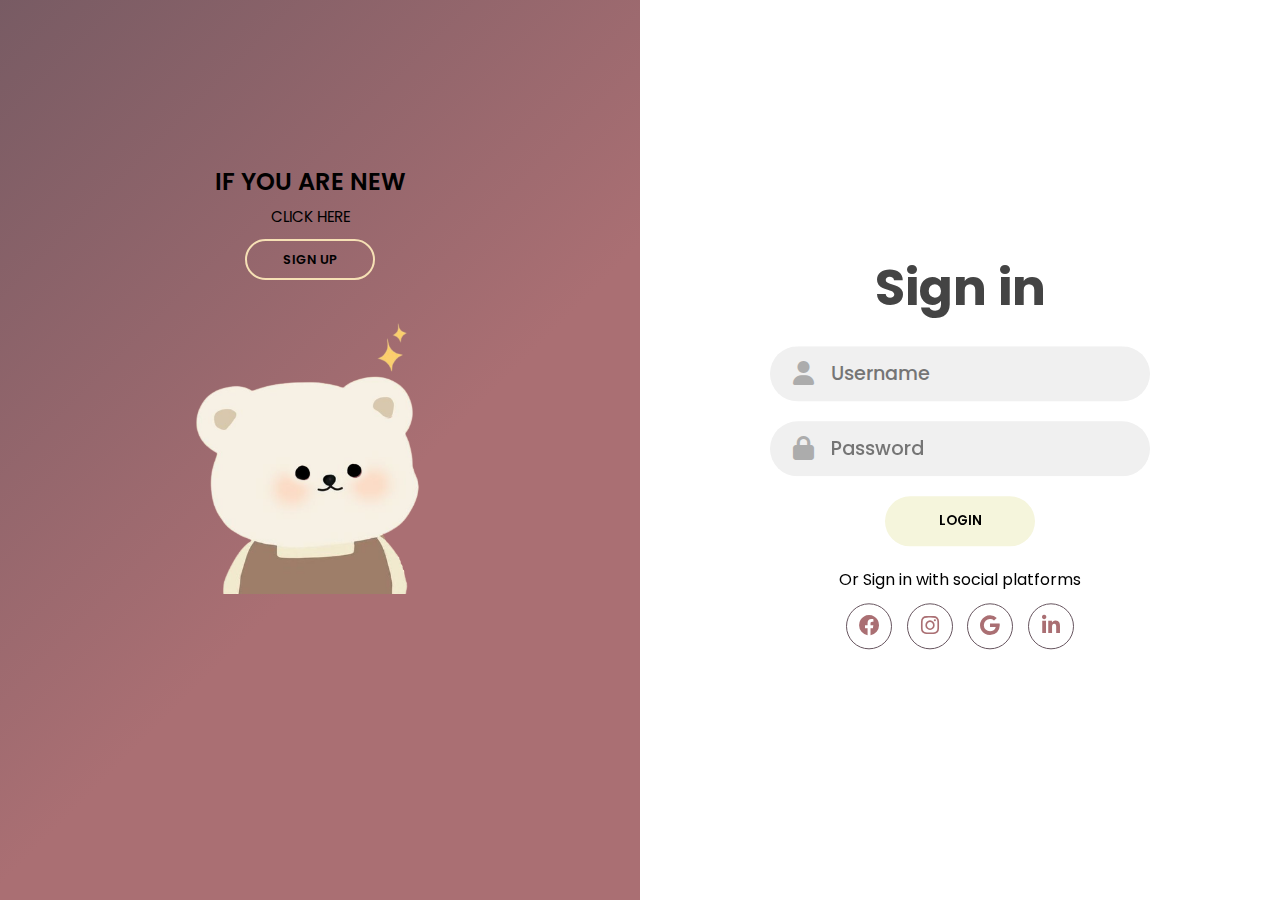
<file: Day 2/index.html>
<!DOCTYPE html>
<html lang="en" dir="ltr">
    <head>

        <meta name = "viewport" content="with=device-width, initial-scale=1.0">
        <link rel="stylesheet" href="style.css">
        <link rel="preconnect" href="https://fonts.googleapis.com">
        <link rel="stylesheet" href="https://cdnjs.cloudflare.com/ajax/libs/font-awesome/6.0.0/css/all.min.css">
        <link rel="preconnect" href="https://fonts.gstatic.com" crossorigin>
        <link href="https://fonts.googleapis.com/css2?family=Poppins:wght@100;200;300;400;600;700&display=swap" rel="stylesheet">
        <title> Login Page </title>

    </head>

    <body>
        <div class="container">
            <div class="forms-container">
                <div class="forms-container">

                <div class="signin-signup">
                    <form action="#" class="sign-in-form">
                        <h2 class="title"> Sign in </h2>
                        <div class="input-field">
                            <i class="fas fa-user"></i>
                            <input type="text" placeholder="Username"/>
                        </div>
                        <div class="input-field">
                            <i class="fas fa-lock"></i>
                            <input type="password" placeholder="Password" />
                        </div>
                        <input type="submit" class="btn solid" value="Login" class="btn solid" />
                        <p class="social-text"> Or Sign in with social platforms </p>
                        <div class="social-media">
                            <a href="#" class="social-icon">
                                <i class="fab fa-facebook"></i>
                            </a>
                            <a href="#" class="social-icon">
                                <i class="fab fa-instagram"></i>
                            </a> 
                            <a href="#" class="social-icon">
                                <i class="fab fa-google"></i>
                            </a> 
                            <a href="#" class="social-icon">
                                <i class="fab fa-linkedin-in"></i>
                            </a>
                            </div>
                        </div>
                    </form>
                </div>

                <div class="signup-signup">
                    <form action="#" class="sign-up-form">
                        <h2 class="title"> Sign Up </h2>
                        <div class="input-field">
                            <i class="fas fa-user"></i>
                            <input type="text" placeholder="Username"/>
                        </div>
                        <div class="input-field">
                            <i class="fas fa-envelope"></i>
                            <input type="email" placeholder="Email"/>
                        </div>
                        <div class="input-field">
                            <i class="fas fa-lock"></i>
                            <input type="password" placeholder="Password" />
                        </div>
                        <input type="submit" class="btn solid" value="Login" class="btn solid" />
                        <p class="social-text"> Or Sign Up with Social Platforms </p>
                        <div class="social-media">
                            <a href="#" class="social-icon">
                                <i class="fab fa-facebook"></i>
                            </a>
                            <a href="#" class="social-icon">
                                <i class="fab fa-instagram"></i>
                            </a> 
                            <a href="#" class="social-icon">
                                <i class="fab fa-google"></i>
                            </a> 
                            <a href="#" class="social-icon">
                                <i class="fab fa-linkedin-in"></i>
                            </a>

                        </div>
                    </form>
                </div>
                <div class="panels-container">
                    <div class="panel left-panel">
                        <div class="content">
                            <h3> IF YOU ARE NEW </h3>
                            <p> CLICK HERE </p>
                            <button class="btn transparent" id="sign-up-button" > Sign UP</button>
                        </div>
                        <img src="firstpic.png" alt="" class="image" />
                    </div>

                        <div class="panel right-panel">
                            <div class="content">
                                <h3>ONE OF US </h3>
                                <p> WELCOME HERE </p>
                                <button class="btn transparent" id="sign-in-button"> Sign In</button>
                            </div>
                            <img src="secondpic.png" alt="" class="image" />
                        </div>
                        </div>
                        </div>
                        </div>
                </div>
            </div>
        </div>
        <script src="script.js"> </script>
        
    </body>
</html>
</file>
<file: Day 2/style.css>
*{
    margin:0;
    padding:0; 
    box-sizing: border-box;
    font-family: 'Poppins', sans-serif;
}

.container {
    position: relative;
    width: 100%;
    background-color: white;
    min-height: 100vh;
    overflow: hidden;
}

.container::before {
    content: '';
    position: absolute;
    height: 2000px;
    width: 2000px;
    top: 5%;
    right: 50%;
    background-image: linear-gradient(-45deg, #aa6f73 20%, #66545e 50%);
    transform: translateY(-50%);
    z-index: 6;
    transition: 1.8s ease-in-out;
}

.forms-container {
    position: absolute;
    width: 100%;
    height: 100%;
    top: 0;
    left: 0;
}

form {
    display: flex;
    flex-direction: column;
    justify-content: center;
    align-items: center;
    padding: 0 5rem;
    grid-column: 1 / 2;
    grid-row: 1 / 2;
}

.title {
    font-size: 50px;
    color: #444;
    margin-bottom: 10px;
}

.input-field {
    max-width: 380px;
    width: 100%;
    height: 55px;
    background-color: #f0f0f0;
    margin: 10px 0;
    border-radius: 50px;
    display: grid;
    grid-template-columns: 15% 85%;
    padding: 0 0.4rem;
    position: relative;
}

.input-field i {
    text-align: center;
    line-height: 55px;
    color: #acacac;
    font-size: 1.5rem;
}

.input-field input {
    background: none;
    outline: none;
    border: none;
    line-height: 1;
    font-weight: 600;
    font-size: 1.2rem;
    color: #333;
}
.input-field input:placeholder-shown {
    color: rgb(7, 7, 7);
    font-weight: 500;
}

.btn {
    width: 150px;
    height: 50px;
    outline: none;
    border: none;
    border-radius: 48px;
    background-color: beige;
    color: black ;
    text-transform: uppercase;
    font-weight: 600;
    margin: 10px 0;
    transition: all 0.5s;
}

.btn:hover {
    background-color: #aa6f73;
}

.social-text {
    padding: 0.7rem 0 ;
}

.social-media {
    display: flex;
    justify-content: center;
}

.social-icon {
    height: 46px;
    width: 46px;
    border: 1px solid #66545e;
    margin: 0 0.45rem;
    display: flex;
    justify-content: center;
    align-items: center;
    text-decoration: none;
    color:#aa6f73;
    font-size: 1.3rem;
    border-radius: 50%;
    transition: all 0.5s;
}

.social-icon:hover {
    color:#a39193;
    border-color: #aa6f73; 
}

.signin-signup {
    position: absolute;
    top:50%;
    left: 75%;
    transform: translate(-50%, -50%);
    display: grid;
    grid-template-columns: 1fr;
    z-index: 5;
}

form.sign-in-form {
    z-index: 2;
} 
form.sign-up-form {
    z-index: 1;
    opacity: 0;
}
.image {
    width: 115%;
    transition: 1.1s 0.6s ease-in-out;

}

.panels-container {
    position: absolute;
    width: 60%;
    height: 60%;
    top: 0;
    left: 10%;
    right: 20%;
    display: grid;
    grid-template-columns: repeat(2, 1fr);
}

.panel {
    display: flex;
    flex-direction: column;
    align-items: center;
    justify-content: center;
    text-align: center;
    z-index: 7;
}

.left-panel {
    padding: 3rem 17% 2rem 12%;
}

.right-panel {
    padding: 3rem 12% 2rem 17%;
}

.panel.content {
    color: #eea990;
    transition: 1.1s 0.4s ease-in-out;
}

.panel h3 {
    font-weight: 600;
    line-height: 1;
    font-size: 1.5rem;
}

.panel p {
    font-size: 0.95rem;
    padding: 0.7rem 0;
}

.btn.transparent {
    margin: 0;
    background: none;
    border: 2px solid #f6e0b5;
    width: 130px;
    height: 41px;
    font-weight: 600;
    font-size: 0.8rem;
}

.right-panel .content,
.right-panel .image {
    transform: translateX(800px);
}

.container.sign-up-mode::before {
    transform: translate(100%, -50%);
    right: 60%;
}
 
.container.sign-up-mode .left-panel .image,
.container.sign-up-mode .left-panel .content {
    transform: translate(-800px);
}

.container.sign-up-mode .right-panel .image,
.container.sign-up-mode .right-panel .content {
    transform: translateX(0%);
}

.container.sign-up-mode .left-panel {
    pointer-events: none;
}

.container.sign-up-mode .right-panel {
    pointer-events: all;
}

.container.sign-up-mode .signin-signup {
   left: 60%;
}

.container.sign-up-mode form.sign-in-form {
    z-index: 1;
    opacity: 0;
}

.container.sign-up-mode form.sign-up-form {
    z-index: 2;
    opacity: 1;
    position: absolute;
}
</file>
